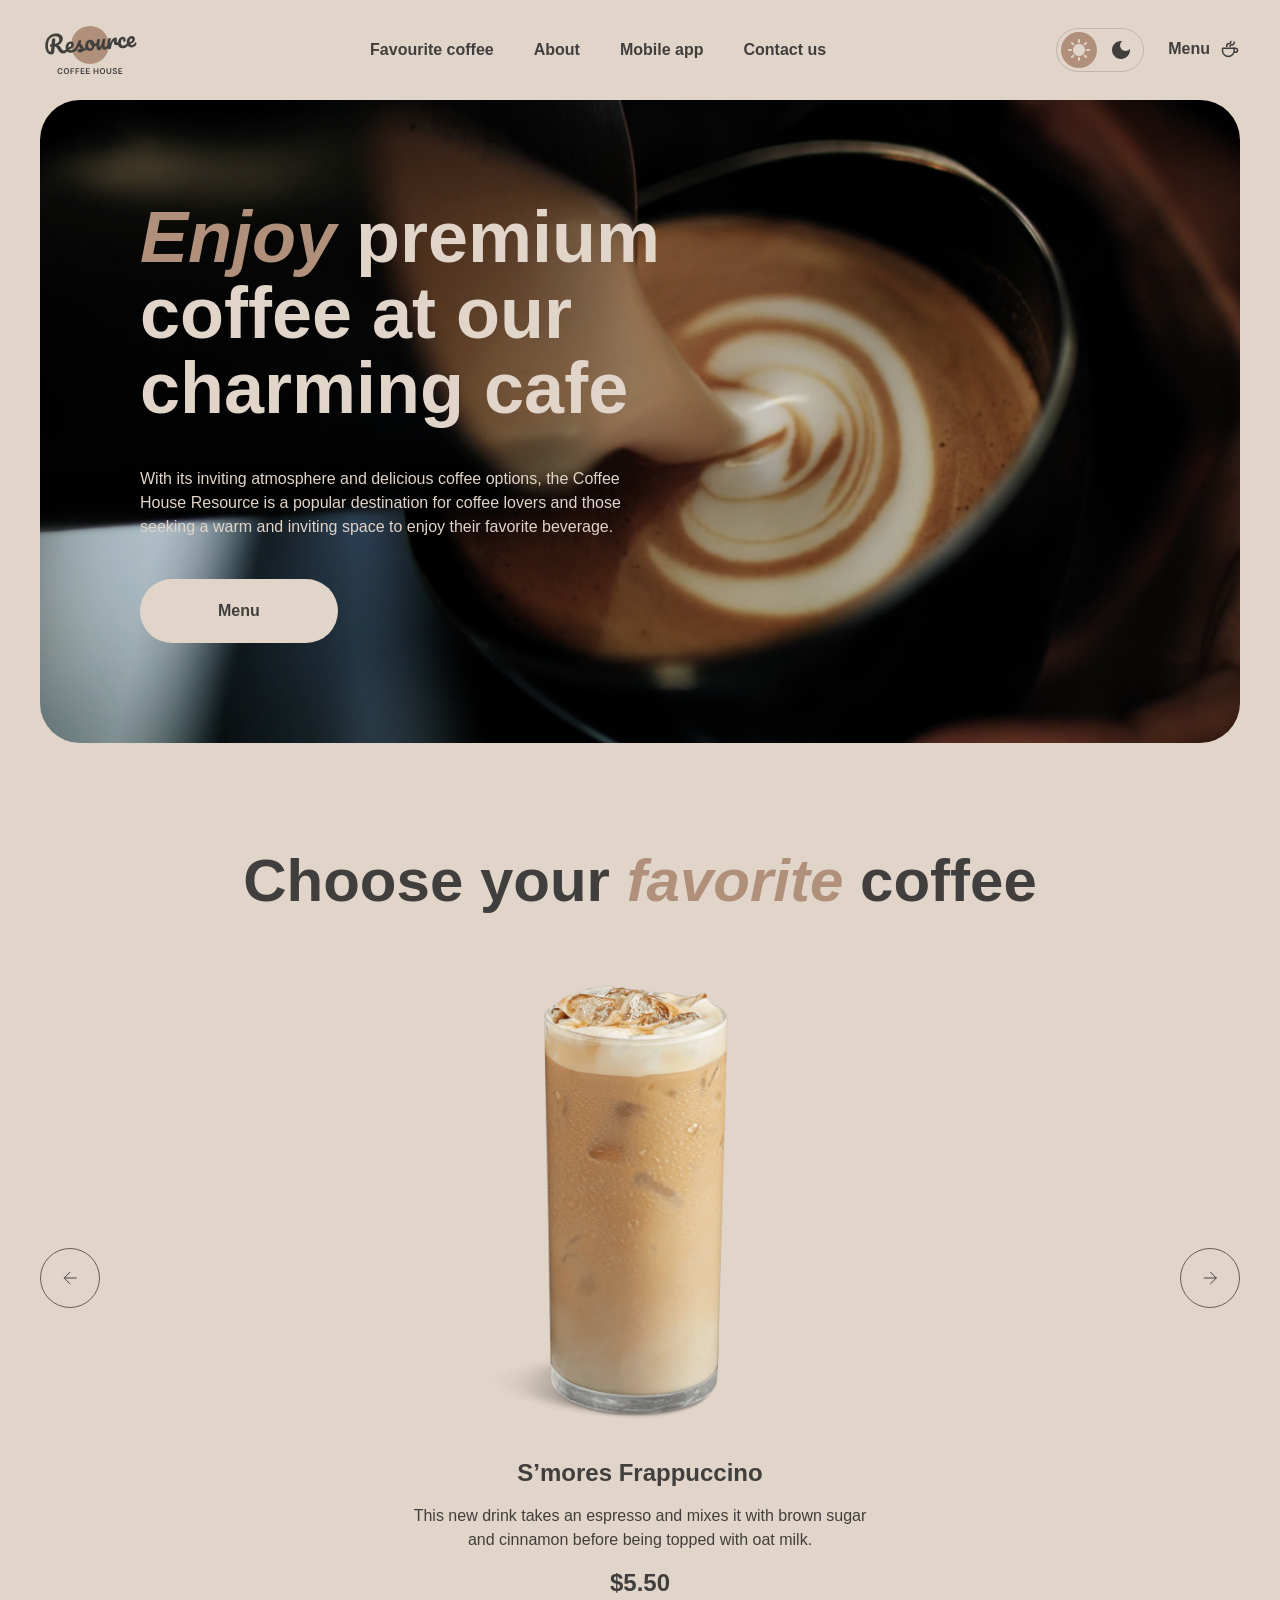
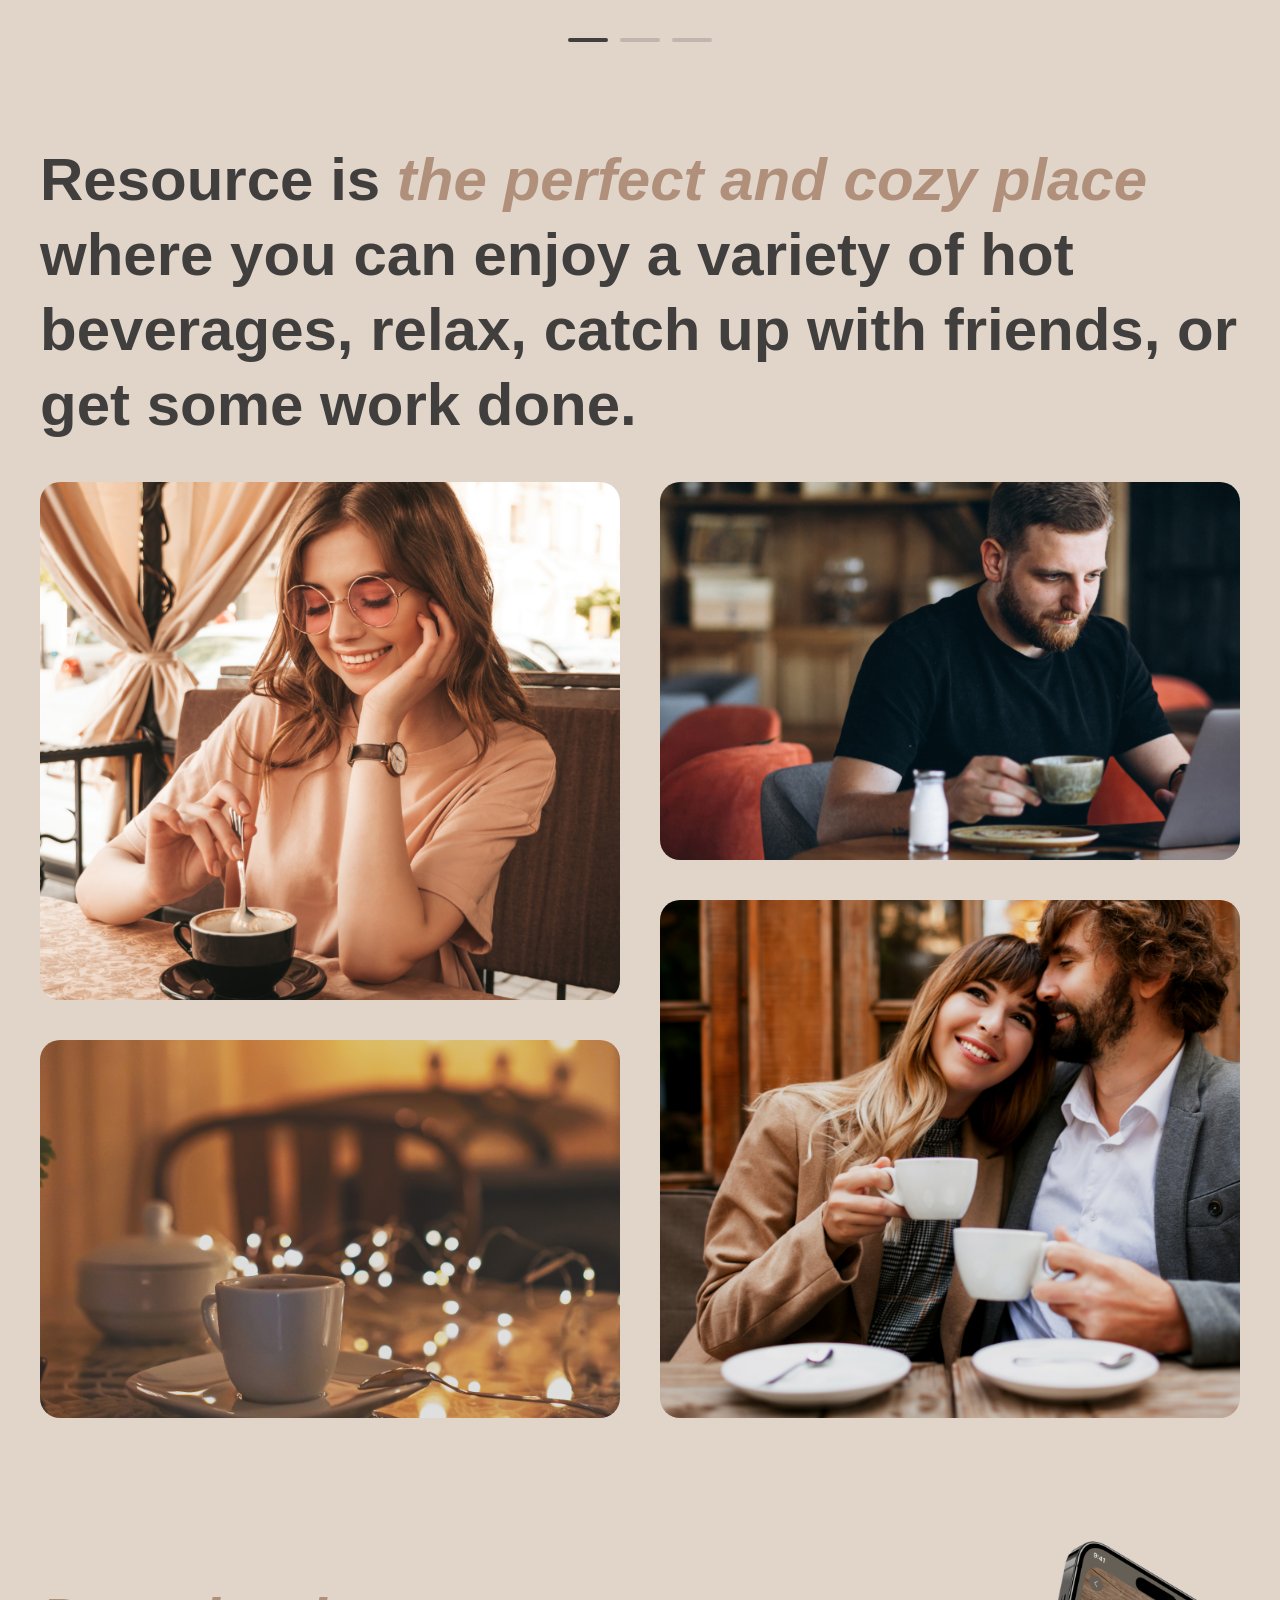
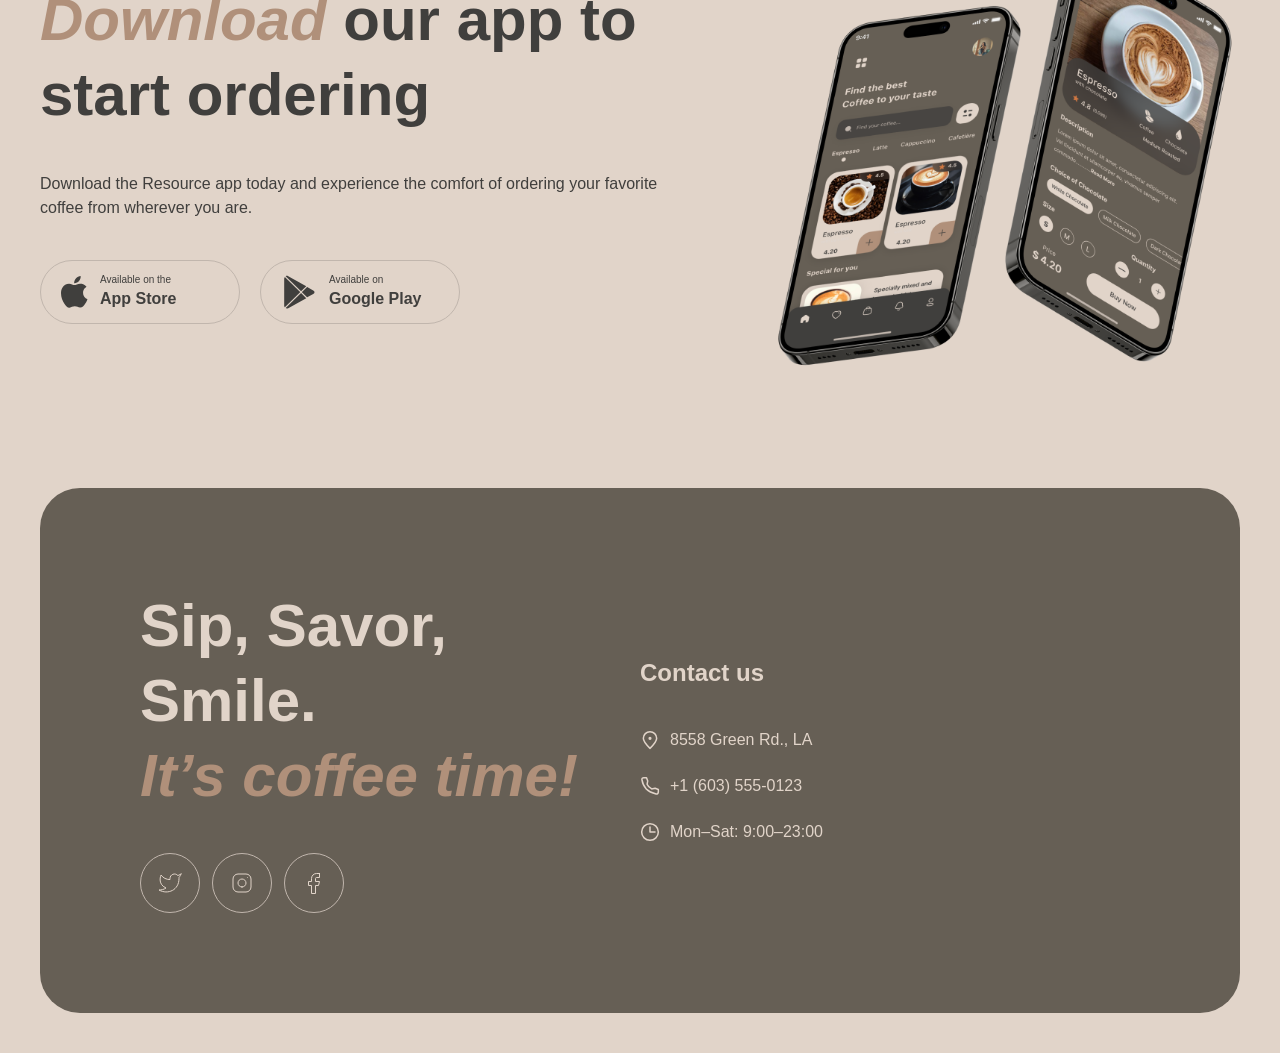
<file: index.html>
<!doctype html>
<html lang="en">
  <head>
    <meta charset="UTF-8" />
    <meta name="viewport" content="width=device-width, initial-scale=1.0" />
    <title>Coffee House</title>
    <link rel="icon" href="favicon.png" type="image/png" />
    <script>
      document.documentElement.dataset.theme =
        localStorage.getItem("theme") ??
        (matchMedia("(prefers-color-scheme: dark)").matches ? "dark" : "light");
    </script>

    <link rel="stylesheet" href="styles/modern-normalize.css" />
    <link rel="stylesheet" href="styles/style.css" />
  </head>
  <body>
    <header class="header container">
      <div class="header-container">
        <a href="index.html" class="header_logo">
          <img
            class="header_logo_light"
            src="assets/header/logo-light.svg"
            alt="Coffee House Logo"
          />
          <img
            class="header_logo_dark"
            src="assets/header/logo-dark.svg"
            alt=""
          />
        </a>

        <nav class="header_nav">
          <ul class="header_nav_list">
            <li class="header_nav_item">
              <a href="#favorite-coffee" class="header_nav_link"
                >Favourite coffee</a
              >
            </li>
            <li class="header_nav_item">
              <a href="#about" class="header_nav_link">About</a>
            </li>
            <li class="header_nav_item">
              <a href="#mobile-app" class="header_nav_link">Mobile app</a>
            </li>
            <li class="header_nav_item">
              <a href="#contacts" class="header_nav_link">Contact us</a>
            </li>
          </ul>
        </nav>

        <div class="header_controls">
          <div
            class="header_theme_switcher"
            role="radiogroup"
            aria-label="Color theme"
          >
            <button
              type="button"
              role="radio"
              aria-checked="true"
              class="header_theme_switcher_btn light_theme_btn"
              aria-label="Light theme"
            >
              <svg
                width="22"
                height="22"
                viewBox="0 0 22 22"
                fill="none"
                xmlns="http://www.w3.org/2000/svg"
              >
                <path
                  d="M10 3V1C10 0.45 10.45 0 11 0C11.55 0 12 0.45 12 1V3C12 3.55 11.55 4 11 4C10.45 4 10 3.55 10 3ZM17.36 6.05L18.77 4.63C19.16 4.24 19.16 3.61 18.77 3.22C18.38 2.83 17.75 2.83 17.36 3.22L15.95 4.64C15.56 5.03 15.56 5.66 15.95 6.05C16.34 6.44 16.97 6.44 17.36 6.05ZM21 10H19C18.45 10 18 10.45 18 11C18 11.55 18.45 12 19 12H21C21.55 12 22 11.55 22 11C22 10.45 21.55 10 21 10ZM11 18C10.45 18 10 18.45 10 19V21C10 21.55 10.45 22 11 22C11.55 22 12 21.55 12 21V19C12 18.45 11.55 18 11 18ZM4.64 6.05L3.22 4.64C2.83 4.25 2.83 3.61 3.22 3.23C3.61 2.85 4.25 2.84 4.63 3.23L6.04 4.64C6.43 5.03 6.43 5.67 6.04 6.05C5.65 6.43 5.02 6.44 4.64 6.05ZM15.95 15.95C15.56 16.34 15.56 16.98 15.95 17.36L17.36 18.77C17.75 19.16 18.39 19.16 18.77 18.77C19.16 18.38 19.16 17.74 18.77 17.36L17.36 15.95C16.98 15.56 16.34 15.56 15.95 15.95ZM1 12H3C3.55 12 4 11.55 4 11C4 10.45 3.55 10 3 10H1C0.45 10 0 10.45 0 11C0 11.55 0.45 12 1 12ZM4.64 18.78L6.05 17.37C6.44 16.98 6.44 16.34 6.05 15.96C5.66 15.58 5.02 15.57 4.64 15.96L3.23 17.37C2.84 17.76 2.84 18.4 3.23 18.78C3.61 19.17 4.25 19.17 4.64 18.78ZM11 5C7.69 5 5 7.69 5 11C5 14.31 7.69 17 11 17C14.31 17 17 14.31 17 11C17 7.69 14.31 5 11 5Z"
                  fill="currentColor"
                />
              </svg>
            </button>
            <button
              type="button"
              role="radio"
              aria-checked="false"
              class="header_theme_switcher_btn dark_theme_btn"
              aria-label="Dark theme"
            >
              <svg
                width="18"
                height="18"
                viewBox="0 0 18 18"
                fill="none"
                xmlns="http://www.w3.org/2000/svg"
              >
                <path
                  d="M9 0C4.03 0 0 4.03 0 9C0 13.97 4.03 18 9 18C13.97 18 18 13.97 18 9C18 8.54 17.96 8.08 17.9 7.64C16.92 9.01 15.32 9.9 13.5 9.9C10.52 9.9 8.1 7.48 8.1 4.5C8.1 2.69 8.99 1.08 10.36 0.0999999C9.92 0.0399999 9.46 0 9 0Z"
                  fill="currentColor"
                />
              </svg>
            </button>
          </div>

          <a href="catalog.html" class="header_menu_btn">
            <span class="menu_btn_text">Menu</span>
            <svg
              xmlns="http://www.w3.org/2000/svg"
              width="20"
              height="20"
              viewBox="0 0 20 20"
              fill="none"
            >
              <path
                d="M14.167 9.76667V11.6667C14.167 14.8883 11.5553 17.5 8.33366 17.5C5.112 17.5 2.50033 14.8883 2.50033 11.6667V9.76667C2.50033 9.4353 2.76896 9.16667 3.10033 9.16667H13.567C13.8984 9.16667 14.167 9.4353 14.167 9.76667Z"
                stroke="currentColor"
                stroke-width="1.5"
                stroke-linecap="round"
                stroke-linejoin="round"
              />
              <path
                d="M10.0003 7.50008C10.0003 6.66675 10.5956 5.83341 11.786 5.83341C13.101 5.83341 14.167 4.76743 14.167 3.45246V2.91675"
                stroke="currentColor"
                stroke-width="1.5"
                stroke-linecap="round"
                stroke-linejoin="round"
              />
              <path
                d="M6.66634 7.5V7.08333C6.66634 5.70262 7.78563 4.58333 9.16634 4.58333C10.0868 4.58333 10.833 3.83714 10.833 2.91667V2.5"
                stroke="currentColor"
                stroke-width="1.5"
                stroke-linecap="round"
                stroke-linejoin="round"
              />
              <path
                d="M13.333 9.16675H15.4163C16.5669 9.16675 17.4997 10.0995 17.4997 11.2501C17.4997 12.4007 16.5669 13.3334 15.4163 13.3334H14.1663"
                stroke="currentColor"
                stroke-width="1.5"
                stroke-linecap="round"
                stroke-linejoin="round"
              />
            </svg>
          </a>

          <button
            type="button"
            class="header_burger_btn"
            aria-label="Open menu"
          >
            <span class="burger_line"></span>
            <span class="burger_line"></span>
          </button>
        </div>
      </div>
      <div class="mobile-menu">
        <nav class="header_nav">
          <ul class="header_nav_list">
            <li class="header_nav_item">
              <a href="#favorite-coffee" class="header_nav_link"
                >Favourite coffee</a
              >
            </li>
            <li class="header_nav_item">
              <a href="#about" class="header_nav_link">About</a>
            </li>
            <li class="header_nav_item">
              <a href="#mobile-app" class="header_nav_link">Mobile app</a>
            </li>
            <li class="header_nav_item">
              <a href="#contacts" class="header_nav_link">Contact us</a>
            </li>
          </ul>
        </nav>
        <div class="header_controls">
          <a href="catalog.html" class="header_menu_btn">
            <span class="menu_btn_text">Menu</span>
            <svg
              xmlns="http://www.w3.org/2000/svg"
              width="20"
              height="20"
              viewBox="0 0 20 20"
              fill="none"
            >
              <path
                d="M14.167 9.76667V11.6667C14.167 14.8883 11.5553 17.5 8.33366 17.5C5.112 17.5 2.50033 14.8883 2.50033 11.6667V9.76667C2.50033 9.4353 2.76896 9.16667 3.10033 9.16667H13.567C13.8984 9.16667 14.167 9.4353 14.167 9.76667Z"
                stroke="currentColor"
                stroke-width="1.5"
                stroke-linecap="round"
                stroke-linejoin="round"
              />
              <path
                d="M10.0003 7.50008C10.0003 6.66675 10.5956 5.83341 11.786 5.83341C13.101 5.83341 14.167 4.76743 14.167 3.45246V2.91675"
                stroke="currentColor"
                stroke-width="1.5"
                stroke-linecap="round"
                stroke-linejoin="round"
              />
              <path
                d="M6.66634 7.5V7.08333C6.66634 5.70262 7.78563 4.58333 9.16634 4.58333C10.0868 4.58333 10.833 3.83714 10.833 2.91667V2.5"
                stroke="currentColor"
                stroke-width="1.5"
                stroke-linecap="round"
                stroke-linejoin="round"
              />
              <path
                d="M13.333 9.16675H15.4163C16.5669 9.16675 17.4997 10.0995 17.4997 11.2501C17.4997 12.4007 16.5669 13.3334 15.4163 13.3334H14.1663"
                stroke="currentColor"
                stroke-width="1.5"
                stroke-linecap="round"
                stroke-linejoin="round"
              />
            </svg>
          </a>
        </div>
      </div>
    </header>

    <main class="main container">
      <section class="hero">
        <h1 class="hero_title">
          <em class="accent">Enjoy</em> premium coffee at our charming cafe
        </h1>
        <p class="hero_text">
          With its inviting atmosphere and delicious coffee options, the Coffee
          House Resource is a popular destination for coffee lovers and those
          seeking a warm and inviting space to enjoy their favorite beverage.
        </p>
        <a href="catalog.html" class="hero_btn">Menu</a>
      </section>

      <section class="slider" id="favorite-coffee">
        <h2 class="slider_title">
          Choose your <em class="accent">favorite</em> coffee
        </h2>
        <div class="slider_box">
          <button
            type="button"
            class="slider_arrow slider_arrow-prev"
            aria-label="Previous coffee"
          >
            <svg
              width="60"
              height="60"
              viewBox="0 0 60 60"
              fill="none"
              xmlns="http://www.w3.org/2000/svg"
            >
              <path
                d="M36.5 30H24M30 36L24 30L30 24"
                stroke="currentColor"
                stroke-linecap="round"
                stroke-linejoin="round"
              />
            </svg>
          </button>
          <div class="slider_viewport">
            <div class="slider_track">
              <div class="slider_slide">
                <div class="slider_card">
                  <img
                    class="slider_img"
                    src="assets/slider/coffee-slider-1.png"
                    alt="S’mores Frappuccino"
                  />
                  <h3 class="slider_name">S’mores Frappuccino</h3>
                  <p class="slider_text">
                    This new drink takes an espresso and mixes it with brown
                    sugar and cinnamon before being topped with oat milk.
                  </p>
                  <p class="slider_price">$5.50</p>
                </div>
              </div>
              <div class="slider_slide">
                <div class="slider_card">
                  <img
                    class="slider_img"
                    src="assets/slider/coffee-slider-1.png"
                    alt="S’mores Frappuccino"
                  />
                  <h3 class="slider_name">S’mores Frappuccino</h3>
                  <p class="slider_text">
                    This new drink takes an espresso and mixes it with brown
                    sugar and cinnamon before being topped with oat milk.
                  </p>
                  <p class="slider_price">$5.50</p>
                </div>
              </div>
              <div class="slider_slide">
                <div class="slider_card">
                  <img
                    class="slider_img"
                    src="assets/slider/coffee-slider-1.png"
                    alt="S’mores Frappuccino"
                  />
                  <h3 class="slider_name">S’mores Frappuccino</h3>
                  <p class="slider_text">
                    This new drink takes an espresso and mixes it with brown
                    sugar and cinnamon before being topped with oat milk.
                  </p>
                  <p class="slider_price">$5.50</p>
                </div>
              </div>
            </div>
          </div>
          <button
            type="button"
            class="slider_arrow slider_arrow-next"
            aria-label="Next coffee"
          >
            <svg
              width="60"
              height="60"
              viewBox="0 0 60 60"
              fill="none"
              xmlns="http://www.w3.org/2000/svg"
            >
              <path
                d="M24 30H36.5M30.5 36L36.5 30L30.5 24"
                stroke="currentColor"
                stroke-linecap="round"
                stroke-linejoin="round"
              />
            </svg>
          </button>
        </div>
        <div class="slider_pagination">
          <span class="slider_control slider_control-active"></span>
          <span class="slider_control"></span>
          <span class="slider_control"></span>
        </div>
      </section>

      <section class="about" id="about">
        <h2 class="about_title">
          Resource is <em class="accent">the perfect and cozy place</em> where
          you can enjoy a variety of hot beverages, relax, catch up with
          friends, or get some work done.
        </h2>
        <div class="about_gallery">
          <div class="about_column">
            <img
              class="about_img about_img_tall"
              src="assets/about/about-1.jpg"
              alt="Coffee"
            />
            <img
              class="about_img about_img_short"
              src="assets/about/about-2.jpg"
              alt="Coffee"
            />
          </div>
          <div class="about_column">
            <img
              class="about_img about_img_short"
              src="assets/about/about-3.jpg"
              alt="Coffee"
            />
            <img
              class="about_img about_img_tall"
              src="assets/about/about-4.jpg"
              alt="Coffee"
            />
          </div>
        </div>
      </section>

      <section class="app" id="mobile-app">
        <div class="app_content">
          <h2 class="app_title">
            <em class="accent">Download</em> our app to start ordering
          </h2>
          <p class="app_text">
            Download the Resource app today and experience the comfort of
            ordering your favorite coffee from wherever you are.
          </p>
          <div class="app_buttons">
            <a
              href="https://www.apple.com/app-store/"
              target="_blank"
              class="app_btn"
            >
              <span class="app_btn_icon">
                <svg
                  width="27"
                  height="32"
                  viewBox="0 0 27 32"
                  fill="none"
                  xmlns="http://www.w3.org/2000/svg"
                >
                  <path
                    d="M22.0578 16.8306C22.021 12.8323 25.4156 10.8871 25.5708 10.7966C23.6483 8.06361 20.6684 7.69021 19.6213 7.66043C17.1185 7.40364 14.6909 9.12057 13.4159 9.12057C12.1156 9.12057 10.1523 7.68524 8.03638 7.72742C5.31352 7.76836 2.76624 9.30541 1.36919 11.6922C-1.51399 16.5589 0.636305 23.7107 3.39861 27.6446C4.7804 29.5711 6.39503 31.7223 8.50843 31.6466C10.576 31.5635 11.3483 30.3614 13.8435 30.3614C16.3157 30.3614 17.0409 31.6466 19.1963 31.5982C21.4153 31.5635 22.8124 29.6629 24.1458 27.719C25.7426 25.5108 26.3839 23.3361 26.4093 23.2245C26.3572 23.2071 22.0998 21.6229 22.0578 16.8306Z"
                    fill="#403F3D"
                  />
                  <path
                    d="M17.9863 5.07263C19.0983 3.71671 19.8592 1.872 19.648 0C18.0384 0.0694711 16.0256 1.08549 14.8664 2.41164C13.8409 3.58025 12.9248 5.49566 13.1615 7.29695C14.9695 7.42845 16.8259 6.40747 17.9863 5.07263Z"
                    fill="#403F3D"
                  />
                </svg>
              </span>
              <span class="app_btn_labels">
                <span class="app_btn_caption">Available on the</span>
                <span class="app_btn_name">App Store</span>
              </span>
            </a>
            <a
              href="https://play.google.com/store"
              target="_blank"
              class="app_btn"
            >
              <span class="app_btn_icon">
                <svg
                  width="36"
                  height="36"
                  viewBox="0 0 36 36"
                  fill="none"
                  xmlns="http://www.w3.org/2000/svg"
                >
                  <path
                    d="M3.7558 3.20297C3.39335 3.57289 3.18359 4.14884 3.18359 4.89471V31.4994C3.18359 32.2453 3.39335 32.8212 3.7558 33.1911L3.84525 33.2723L19.1359 18.37V18.0181L3.84525 3.11575L3.7558 3.20297Z"
                    fill="#403F3D"
                  />
                  <path
                    d="M26.0776 23.34L20.9863 18.37V18.0181L26.0837 13.0482L26.1979 13.1128L32.2345 16.4617C33.9573 17.4121 33.9573 18.976 32.2345 19.9324L26.1979 23.2753L26.0776 23.34V23.34Z"
                    fill="#403F3D"
                  />
                  <path
                    d="M25.2733 24.2007L20.0617 19.1195L4.68164 34.1166C5.25384 34.7031 6.18695 34.7737 7.24807 34.1873L25.2733 24.2007"
                    fill="#403F3D"
                  />
                  <path
                    d="M25.2733 12.1876L7.24807 2.20103C6.18695 1.62058 5.25384 1.69125 4.68164 2.27772L20.0617 17.2688L25.2733 12.1876Z"
                    fill="#403F3D"
                  />
                </svg>
              </span>
              <span class="app_btn_labels">
                <span class="app_btn_caption">Available on</span>
                <span class="app_btn_name">Google Play</span>
              </span>
            </a>
          </div>
        </div>
        <img
          class="app_screens"
          src="assets/app/mobile-screens.png"
          alt="Mobile screens"
        />
      </section>
    </main>

    <footer class="footer" id="contacts">
      <div class="first_column">
        <div class="title">Sip, Savor, Smile.</div>
        <div class="sub_title">It’s coffee time!</div>

        <ul class="social_list">
          <li class="social_item">
            <a
              href="https://twitter.com"
              target="_blank"
              aria-label="Twitter"
              class="social_link"
              ><svg
                xmlns="http://www.w3.org/2000/svg"
                width="24"
                height="24"
                viewBox="0 0 24 24"
                fill="none"
              >
                <path
                  d="M23 3.01006C23 3.01006 20.9821 4.20217 19.86 4.54006C19.2577 3.84757 18.4573 3.35675 17.567 3.13398C16.6767 2.91122 15.7395 2.96725 14.8821 3.29451C14.0247 3.62177 13.2884 4.20446 12.773 4.96377C12.2575 5.72309 11.9877 6.62239 12 7.54006V8.54006C10.2426 8.58562 8.50127 8.19587 6.93101 7.4055C5.36074 6.61513 4.01032 5.44869 3 4.01006C3 4.01006 -1 13.0101 8 17.0101C5.94053 18.408 3.48716 19.109 1 19.0101C10 24.0101 21 19.0101 21 7.51006C20.9991 7.23151 20.9723 6.95365 20.92 6.68006C21.9406 5.67355 23 3.01006 23 3.01006Z"
                  stroke="#E1D4C9"
                  stroke-linecap="round"
                  stroke-linejoin="round"
                /></svg
            ></a>
          </li>
          <li class="social_item">
            <a
              href="https://www.instagram.com"
              target="_blank"
              aria-label="Instagram"
              class="social_link"
              ><svg
                xmlns="http://www.w3.org/2000/svg"
                width="24"
                height="24"
                viewBox="0 0 24 24"
                fill="none"
              >
                <path
                  d="M12 16C14.2091 16 16 14.2091 16 12C16 9.79086 14.2091 8 12 8C9.79086 8 8 9.79086 8 12C8 14.2091 9.79086 16 12 16Z"
                  stroke="#E1D4C9"
                  stroke-linecap="round"
                  stroke-linejoin="round"
                />
                <path
                  d="M3 16V8C3 5.23858 5.23858 3 8 3H16C18.7614 3 21 5.23858 21 8V16C21 18.7614 18.7614 21 16 21H8C5.23858 21 3 18.7614 3 16Z"
                  stroke="#E1D4C9"
                />
                <path
                  d="M17.5 6.51L17.51 6.49889"
                  stroke="#E1D4C9"
                  stroke-linecap="round"
                  stroke-linejoin="round"
                /></svg
            ></a>
          </li>
          <li class="social_item">
            <a
              href="https://www.facebook.com"
              target="_blank"
              aria-label="Facebook"
              class="social_link"
              ><svg
                xmlns="http://www.w3.org/2000/svg"
                width="12"
                height="21"
                viewBox="0 0 12 21"
                fill="none"
              >
                <path
                  d="M11.5 0.5H8.5C7.17392 0.5 5.90215 1.02678 4.96447 1.96447C4.02678 2.90215 3.5 4.17392 3.5 5.5V8.5H0.5V12.5H3.5V20.5H7.5V12.5H10.5L11.5 8.5H7.5V5.5C7.5 5.23478 7.60536 4.98043 7.79289 4.79289C7.98043 4.60536 8.23478 4.5 8.5 4.5H11.5V0.5Z"
                  stroke="#E1D4C9"
                  stroke-linecap="round"
                  stroke-linejoin="round"
                /></svg
            ></a>
          </li>
        </ul>
      </div>
      <div class="second_column">
        <div class="contacts_title">Contact us</div>
        <ul class="contacts_list">
          <li class="contacts_item">
            <a
              href="https://maps.google.com/?q=8558+Green+Rd.,+LA"
              target="_blank"
              class="contacts_link"
              ><svg
                xmlns="http://www.w3.org/2000/svg"
                width="20"
                height="20"
                viewBox="0 0 20 20"
                fill="none"
              >
                <path
                  d="M16.6663 8.33329C16.6663 12.0152 9.99967 18.3333 9.99967 18.3333C9.99967 18.3333 3.33301 12.0152 3.33301 8.33329C3.33301 4.65139 6.31778 1.66663 9.99967 1.66663C13.6816 1.66663 16.6663 4.65139 16.6663 8.33329Z"
                  stroke="#E1D4C9"
                  stroke-width="1.5"
                />
                <path
                  d="M10.0003 9.16667C10.4606 9.16667 10.8337 8.79357 10.8337 8.33333C10.8337 7.8731 10.4606 7.5 10.0003 7.5C9.54009 7.5 9.16699 7.8731 9.16699 8.33333C9.16699 8.79357 9.54009 9.16667 10.0003 9.16667Z"
                  fill="#E1D4C9"
                  stroke="#E1D4C9"
                  stroke-width="1.5"
                  stroke-linecap="round"
                  stroke-linejoin="round"
                />
              </svg>
              <span class="contacts_text">8558 Green Rd., LA</span></a
            >
          </li>
          <li class="contacts_item">
            <a href="tel:+380000000000" class="contacts_link"
              ><svg
                xmlns="http://www.w3.org/2000/svg"
                width="20"
                height="20"
                viewBox="0 0 20 20"
                fill="none"
              >
                <path
                  d="M15.0984 12.2516L11.6665 12.9166C9.34845 11.7531 7.91654 10.4166 7.08321 8.33329L7.72483 4.89154L6.51197 1.66663L3.72946 1.66663C2.60191 1.66663 1.71466 2.59958 1.90108 3.71161C2.29888 6.08454 3.37231 10.0391 6.24987 12.9166C9.27338 15.9401 13.5661 17.3318 16.1378 17.9288C17.299 18.1983 18.3332 17.2908 18.3332 16.0988L18.3332 13.4843L15.0984 12.2516Z"
                  stroke="#E1D4C9"
                  stroke-width="1.5"
                  stroke-linecap="round"
                  stroke-linejoin="round"
                /></svg
              ><span class="contacts_text">+1 (603) 555-0123</span></a
            >
          </li>
          <li class="contacts_item">
            <svg
              xmlns="http://www.w3.org/2000/svg"
              width="20"
              height="20"
              viewBox="0 0 20 20"
              fill="none"
            >
              <g clip-path="url(#clip0_217_1736)">
                <path
                  d="M10 5L10 10L15 10"
                  stroke="#E1D4C9"
                  stroke-width="1.5"
                  stroke-linecap="round"
                  stroke-linejoin="round"
                />
                <path
                  d="M10.0003 18.3333C14.6027 18.3333 18.3337 14.6023 18.3337 9.99996C18.3337 5.39759 14.6027 1.66663 10.0003 1.66663C5.39795 1.66663 1.66699 5.39759 1.66699 9.99996C1.66699 14.6023 5.39795 18.3333 10.0003 18.3333Z"
                  stroke="#E1D4C9"
                  stroke-width="1.5"
                  stroke-linecap="round"
                  stroke-linejoin="round"
                />
              </g>
              <defs>
                <clipPath id="clip0_217_1736">
                  <rect width="20" height="20" fill="white" />
                </clipPath>
              </defs></svg
            ><span class="contacts_text">Mon–Sat: 9:00–23:00</span>
          </li>
        </ul>
      </div>
    </footer>
    <script src="js/theme.js"></script>
    <script src="js/menu.js"></script>
    <script src="js/slider.js"></script>
  </body>
</html>
</file>
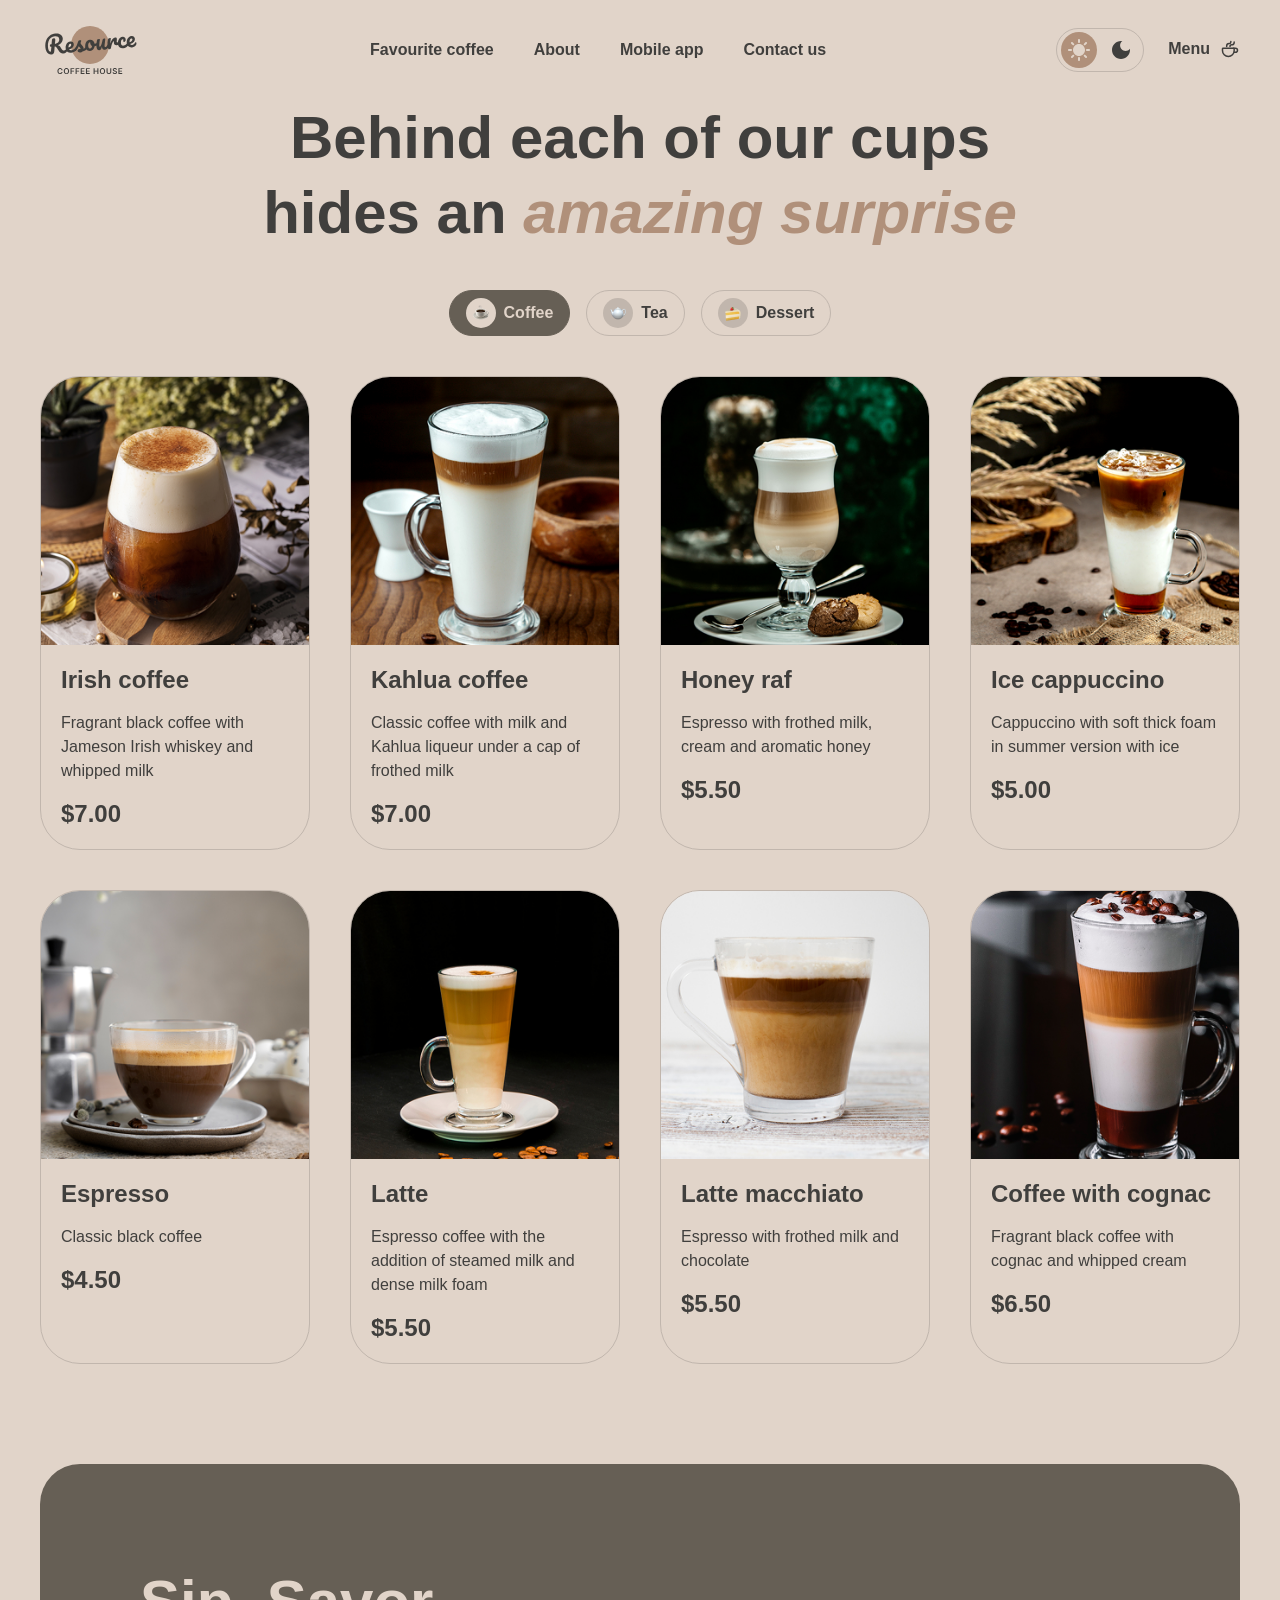
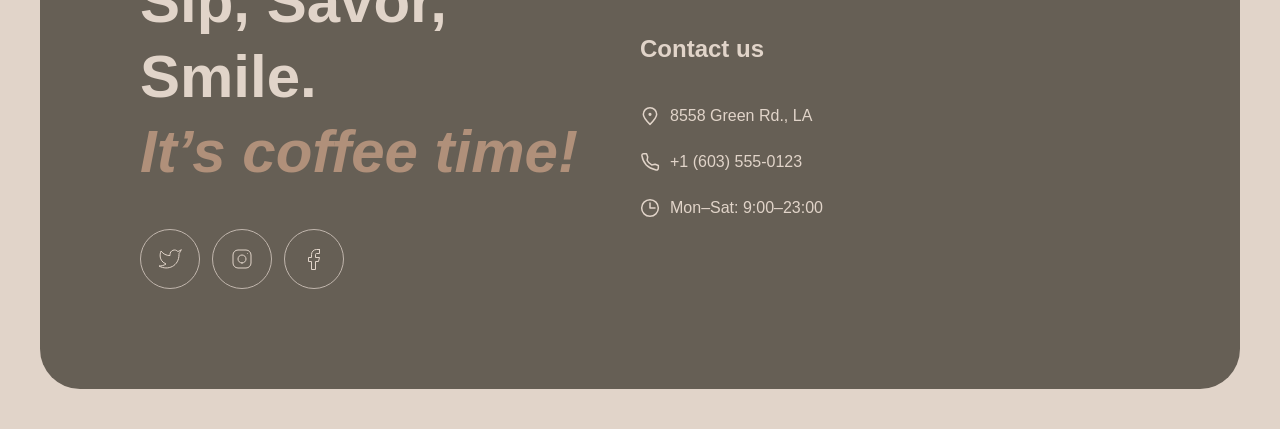
<file: catalog.html>
<!doctype html>
<html lang="en">
  <head>
    <meta charset="UTF-8" />
    <meta name="viewport" content="width=device-width, initial-scale=1.0" />
    <title>Menu</title>
    <link rel="icon" href="favicon.png" type="image/png" />
    <script>
      document.documentElement.dataset.theme =
        localStorage.getItem("theme") ??
        (matchMedia("(prefers-color-scheme: dark)").matches ? "dark" : "light");
    </script>

    <link rel="stylesheet" href="styles/modern-normalize.css" />
    <link rel="stylesheet" href="styles/style.css" />
  </head>
  <body>
    <header class="header container">
      <div class="header-container">
        <a href="index.html" class="header_logo">
          <img
            class="header_logo_light"
            src="assets/header/logo-light.svg"
            alt="Coffee House Logo"
          />
          <img
            class="header_logo_dark"
            src="assets/header/logo-dark.svg"
            alt=""
          />
        </a>

        <nav class="header_nav">
          <ul class="header_nav_list">
            <li class="header_nav_item">
              <a
                href="index.html#favorite-coffee"
                class="header_nav_link"
                >Favourite coffee</a
              >
            </li>
            <li class="header_nav_item">
              <a href="index.html#about" class="header_nav_link">About</a>
            </li>
            <li class="header_nav_item">
              <a
                href="index.html#mobile-app"
                class="header_nav_link"
                >Mobile app</a
              >
            </li>
            <li class="header_nav_item">
              <a
                href="index.html#contacts"
                class="header_nav_link"
                >Contact us</a
              >
            </li>
          </ul>
        </nav>

        <div class="header_controls">
          <div
            class="header_theme_switcher"
            role="radiogroup"
            aria-label="Color theme"
          >
            <button
              type="button"
              role="radio"
              aria-checked="true"
              class="header_theme_switcher_btn light_theme_btn"
              aria-label="Light theme"
            >
              <svg
                width="22"
                height="22"
                viewBox="0 0 22 22"
                fill="none"
                xmlns="http://www.w3.org/2000/svg"
              >
                <path
                  d="M10 3V1C10 0.45 10.45 0 11 0C11.55 0 12 0.45 12 1V3C12 3.55 11.55 4 11 4C10.45 4 10 3.55 10 3ZM17.36 6.05L18.77 4.63C19.16 4.24 19.16 3.61 18.77 3.22C18.38 2.83 17.75 2.83 17.36 3.22L15.95 4.64C15.56 5.03 15.56 5.66 15.95 6.05C16.34 6.44 16.97 6.44 17.36 6.05ZM21 10H19C18.45 10 18 10.45 18 11C18 11.55 18.45 12 19 12H21C21.55 12 22 11.55 22 11C22 10.45 21.55 10 21 10ZM11 18C10.45 18 10 18.45 10 19V21C10 21.55 10.45 22 11 22C11.55 22 12 21.55 12 21V19C12 18.45 11.55 18 11 18ZM4.64 6.05L3.22 4.64C2.83 4.25 2.83 3.61 3.22 3.23C3.61 2.85 4.25 2.84 4.63 3.23L6.04 4.64C6.43 5.03 6.43 5.67 6.04 6.05C5.65 6.43 5.02 6.44 4.64 6.05ZM15.95 15.95C15.56 16.34 15.56 16.98 15.95 17.36L17.36 18.77C17.75 19.16 18.39 19.16 18.77 18.77C19.16 18.38 19.16 17.74 18.77 17.36L17.36 15.95C16.98 15.56 16.34 15.56 15.95 15.95ZM1 12H3C3.55 12 4 11.55 4 11C4 10.45 3.55 10 3 10H1C0.45 10 0 10.45 0 11C0 11.55 0.45 12 1 12ZM4.64 18.78L6.05 17.37C6.44 16.98 6.44 16.34 6.05 15.96C5.66 15.58 5.02 15.57 4.64 15.96L3.23 17.37C2.84 17.76 2.84 18.4 3.23 18.78C3.61 19.17 4.25 19.17 4.64 18.78ZM11 5C7.69 5 5 7.69 5 11C5 14.31 7.69 17 11 17C14.31 17 17 14.31 17 11C17 7.69 14.31 5 11 5Z"
                  fill="currentColor"
                />
              </svg>
            </button>
            <button
              type="button"
              role="radio"
              aria-checked="false"
              class="header_theme_switcher_btn dark_theme_btn"
              aria-label="Dark theme"
            >
              <svg
                width="18"
                height="18"
                viewBox="0 0 18 18"
                fill="none"
                xmlns="http://www.w3.org/2000/svg"
              >
                <path
                  d="M9 0C4.03 0 0 4.03 0 9C0 13.97 4.03 18 9 18C13.97 18 18 13.97 18 9C18 8.54 17.96 8.08 17.9 7.64C16.92 9.01 15.32 9.9 13.5 9.9C10.52 9.9 8.1 7.48 8.1 4.5C8.1 2.69 8.99 1.08 10.36 0.0999999C9.92 0.0399999 9.46 0 9 0Z"
                  fill="currentColor"
                />
              </svg>
            </button>
          </div>

          <a href="catalog.html" class="header_menu_btn">
            <span class="menu_btn_text">Menu</span>
            <svg
              xmlns="http://www.w3.org/2000/svg"
              width="20"
              height="20"
              viewBox="0 0 20 20"
              fill="none"
            >
              <path
                d="M14.167 9.76667V11.6667C14.167 14.8883 11.5553 17.5 8.33366 17.5C5.112 17.5 2.50033 14.8883 2.50033 11.6667V9.76667C2.50033 9.4353 2.76896 9.16667 3.10033 9.16667H13.567C13.8984 9.16667 14.167 9.4353 14.167 9.76667Z"
                stroke="currentColor"
                stroke-width="1.5"
                stroke-linecap="round"
                stroke-linejoin="round"
              />
              <path
                d="M10.0003 7.50008C10.0003 6.66675 10.5956 5.83341 11.786 5.83341C13.101 5.83341 14.167 4.76743 14.167 3.45246V2.91675"
                stroke="currentColor"
                stroke-width="1.5"
                stroke-linecap="round"
                stroke-linejoin="round"
              />
              <path
                d="M6.66634 7.5V7.08333C6.66634 5.70262 7.78563 4.58333 9.16634 4.58333C10.0868 4.58333 10.833 3.83714 10.833 2.91667V2.5"
                stroke="currentColor"
                stroke-width="1.5"
                stroke-linecap="round"
                stroke-linejoin="round"
              />
              <path
                d="M13.333 9.16675H15.4163C16.5669 9.16675 17.4997 10.0995 17.4997 11.2501C17.4997 12.4007 16.5669 13.3334 15.4163 13.3334H14.1663"
                stroke="currentColor"
                stroke-width="1.5"
                stroke-linecap="round"
                stroke-linejoin="round"
              />
            </svg>
          </a>

          <button
            type="button"
            class="header_burger_btn"
            aria-label="Open menu"
          >
            <span class="burger_line"></span>
            <span class="burger_line"></span>
          </button>
        </div>
      </div>
      <div class="mobile-menu">
        <nav class="header_nav">
          <ul class="header_nav_list">
            <li class="header_nav_item">
              <a
                href="index.html#favorite-coffee"
                class="header_nav_link"
                >Favourite coffee</a
              >
            </li>
            <li class="header_nav_item">
              <a href="index.html#about" class="header_nav_link">About</a>
            </li>
            <li class="header_nav_item">
              <a
                href="index.html#mobile-app"
                class="header_nav_link"
                >Mobile app</a
              >
            </li>
            <li class="header_nav_item">
              <a
                href="index.html#contacts"
                class="header_nav_link"
                >Contact us</a
              >
            </li>
          </ul>
        </nav>
        <div class="header_controls">
          <a href="catalog.html" class="header_menu_btn">
            <span class="menu_btn_text">Menu</span>
            <svg
              xmlns="http://www.w3.org/2000/svg"
              width="20"
              height="20"
              viewBox="0 0 20 20"
              fill="none"
            >
              <path
                d="M14.167 9.76667V11.6667C14.167 14.8883 11.5553 17.5 8.33366 17.5C5.112 17.5 2.50033 14.8883 2.50033 11.6667V9.76667C2.50033 9.4353 2.76896 9.16667 3.10033 9.16667H13.567C13.8984 9.16667 14.167 9.4353 14.167 9.76667Z"
                stroke="currentColor"
                stroke-width="1.5"
                stroke-linecap="round"
                stroke-linejoin="round"
              />
              <path
                d="M10.0003 7.50008C10.0003 6.66675 10.5956 5.83341 11.786 5.83341C13.101 5.83341 14.167 4.76743 14.167 3.45246V2.91675"
                stroke="currentColor"
                stroke-width="1.5"
                stroke-linecap="round"
                stroke-linejoin="round"
              />
              <path
                d="M6.66634 7.5V7.08333C6.66634 5.70262 7.78563 4.58333 9.16634 4.58333C10.0868 4.58333 10.833 3.83714 10.833 2.91667V2.5"
                stroke="currentColor"
                stroke-width="1.5"
                stroke-linecap="round"
                stroke-linejoin="round"
              />
              <path
                d="M13.333 9.16675H15.4163C16.5669 9.16675 17.4997 10.0995 17.4997 11.2501C17.4997 12.4007 16.5669 13.3334 15.4163 13.3334H14.1663"
                stroke="currentColor"
                stroke-width="1.5"
                stroke-linecap="round"
                stroke-linejoin="round"
              />
            </svg>
          </a>
        </div>
      </div>
    </header>

    <main class="main container">
      <section class="catalog">
        <h1 class="catalog_title">
          Behind each of our cups hides an
          <em class="accent">amazing surprise</em>
        </h1>
        <div class="catalog_tabs">
          <button
            type="button"
            class="tab"
            data-category="coffee"
            aria-pressed="true"
          >
            <span class="tab_icon"
              ><img src="assets/menu/icons/coffee.png" alt=""
            /></span>
            Coffee
          </button>
          <button
            type="button"
            class="tab"
            data-category="tea"
            aria-pressed="false"
          >
            <span class="tab_icon"
              ><img src="assets/menu/icons/tea.png" alt=""
            /></span>
            Tea
          </button>
          <button
            type="button"
            class="tab"
            data-category="dessert"
            aria-pressed="false"
          >
            <span class="tab_icon"
              ><img src="assets/menu/icons/dessert.png" alt=""
            /></span>
            Dessert
          </button>
        </div>
        <div class="catalog_grid"></div>
        <button type="button" class="catalog_more" aria-label="Load more">
          <svg
            width="24"
            height="24"
            viewBox="0 0 24 24"
            fill="none"
            xmlns="http://www.w3.org/2000/svg"
          >
            <path
              d="M21.8883 13.5C21.1645 18.3113 17.013 22 12 22C6.47715 22 2 17.5228 2 12C2 6.47715 6.47715 2 12 2C16.1006 2 19.6248 4.46819 21.1679 8"
              stroke="currentColor"
              stroke-linecap="round"
              stroke-linejoin="round"
            />
            <path
              d="M17 8H21.4C21.7314 8 22 7.73137 22 7.4V3"
              stroke="currentColor"
              stroke-linecap="round"
              stroke-linejoin="round"
            />
          </svg>
        </button>
      </section>
    </main>

    <footer class="footer" id="contacts">
      <div class="first_column">
        <div class="title">Sip, Savor, Smile.</div>
        <div class="sub_title">It’s coffee time!</div>

        <ul class="social_list">
          <li class="social_item">
            <a
              href="https://twitter.com"
              target="_blank"
              aria-label="Twitter"
              class="social_link"
              ><svg
                xmlns="http://www.w3.org/2000/svg"
                width="24"
                height="24"
                viewBox="0 0 24 24"
                fill="none"
              >
                <path
                  d="M23 3.01006C23 3.01006 20.9821 4.20217 19.86 4.54006C19.2577 3.84757 18.4573 3.35675 17.567 3.13398C16.6767 2.91122 15.7395 2.96725 14.8821 3.29451C14.0247 3.62177 13.2884 4.20446 12.773 4.96377C12.2575 5.72309 11.9877 6.62239 12 7.54006V8.54006C10.2426 8.58562 8.50127 8.19587 6.93101 7.4055C5.36074 6.61513 4.01032 5.44869 3 4.01006C3 4.01006 -1 13.0101 8 17.0101C5.94053 18.408 3.48716 19.109 1 19.0101C10 24.0101 21 19.0101 21 7.51006C20.9991 7.23151 20.9723 6.95365 20.92 6.68006C21.9406 5.67355 23 3.01006 23 3.01006Z"
                  stroke="#E1D4C9"
                  stroke-linecap="round"
                  stroke-linejoin="round"
                /></svg
            ></a>
          </li>
          <li class="social_item">
            <a
              href="https://www.instagram.com"
              target="_blank"
              aria-label="Instagram"
              class="social_link"
              ><svg
                xmlns="http://www.w3.org/2000/svg"
                width="24"
                height="24"
                viewBox="0 0 24 24"
                fill="none"
              >
                <path
                  d="M12 16C14.2091 16 16 14.2091 16 12C16 9.79086 14.2091 8 12 8C9.79086 8 8 9.79086 8 12C8 14.2091 9.79086 16 12 16Z"
                  stroke="#E1D4C9"
                  stroke-linecap="round"
                  stroke-linejoin="round"
                />
                <path
                  d="M3 16V8C3 5.23858 5.23858 3 8 3H16C18.7614 3 21 5.23858 21 8V16C21 18.7614 18.7614 21 16 21H8C5.23858 21 3 18.7614 3 16Z"
                  stroke="#E1D4C9"
                />
                <path
                  d="M17.5 6.51L17.51 6.49889"
                  stroke="#E1D4C9"
                  stroke-linecap="round"
                  stroke-linejoin="round"
                /></svg
            ></a>
          </li>
          <li class="social_item">
            <a
              href="https://www.facebook.com"
              target="_blank"
              aria-label="Facebook"
              class="social_link"
              ><svg
                xmlns="http://www.w3.org/2000/svg"
                width="12"
                height="21"
                viewBox="0 0 12 21"
                fill="none"
              >
                <path
                  d="M11.5 0.5H8.5C7.17392 0.5 5.90215 1.02678 4.96447 1.96447C4.02678 2.90215 3.5 4.17392 3.5 5.5V8.5H0.5V12.5H3.5V20.5H7.5V12.5H10.5L11.5 8.5H7.5V5.5C7.5 5.23478 7.60536 4.98043 7.79289 4.79289C7.98043 4.60536 8.23478 4.5 8.5 4.5H11.5V0.5Z"
                  stroke="#E1D4C9"
                  stroke-linecap="round"
                  stroke-linejoin="round"
                /></svg
            ></a>
          </li>
        </ul>
      </div>
      <div class="second_column">
        <div class="contacts_title">Contact us</div>
        <ul class="contacts_list">
          <li class="contacts_item">
            <a
              href="https://maps.google.com/?q=8558+Green+Rd.,+LA"
              target="_blank"
              class="contacts_link"
              ><svg
                xmlns="http://www.w3.org/2000/svg"
                width="20"
                height="20"
                viewBox="0 0 20 20"
                fill="none"
              >
                <path
                  d="M16.6663 8.33329C16.6663 12.0152 9.99967 18.3333 9.99967 18.3333C9.99967 18.3333 3.33301 12.0152 3.33301 8.33329C3.33301 4.65139 6.31778 1.66663 9.99967 1.66663C13.6816 1.66663 16.6663 4.65139 16.6663 8.33329Z"
                  stroke="#E1D4C9"
                  stroke-width="1.5"
                />
                <path
                  d="M10.0003 9.16667C10.4606 9.16667 10.8337 8.79357 10.8337 8.33333C10.8337 7.8731 10.4606 7.5 10.0003 7.5C9.54009 7.5 9.16699 7.8731 9.16699 8.33333C9.16699 8.79357 9.54009 9.16667 10.0003 9.16667Z"
                  fill="#E1D4C9"
                  stroke="#E1D4C9"
                  stroke-width="1.5"
                  stroke-linecap="round"
                  stroke-linejoin="round"
                />
              </svg>
              <span class="contacts_text">8558 Green Rd., LA</span></a
            >
          </li>
          <li class="contacts_item">
            <a href="tel:+380000000000" class="contacts_link"
              ><svg
                xmlns="http://www.w3.org/2000/svg"
                width="20"
                height="20"
                viewBox="0 0 20 20"
                fill="none"
              >
                <path
                  d="M15.0984 12.2516L11.6665 12.9166C9.34845 11.7531 7.91654 10.4166 7.08321 8.33329L7.72483 4.89154L6.51197 1.66663L3.72946 1.66663C2.60191 1.66663 1.71466 2.59958 1.90108 3.71161C2.29888 6.08454 3.37231 10.0391 6.24987 12.9166C9.27338 15.9401 13.5661 17.3318 16.1378 17.9288C17.299 18.1983 18.3332 17.2908 18.3332 16.0988L18.3332 13.4843L15.0984 12.2516Z"
                  stroke="#E1D4C9"
                  stroke-width="1.5"
                  stroke-linecap="round"
                  stroke-linejoin="round"
                /></svg
              ><span class="contacts_text">+1 (603) 555-0123</span></a
            >
          </li>
          <li class="contacts_item">
            <svg
              xmlns="http://www.w3.org/2000/svg"
              width="20"
              height="20"
              viewBox="0 0 20 20"
              fill="none"
            >
              <g clip-path="url(#clip0_217_1736)">
                <path
                  d="M10 5L10 10L15 10"
                  stroke="#E1D4C9"
                  stroke-width="1.5"
                  stroke-linecap="round"
                  stroke-linejoin="round"
                />
                <path
                  d="M10.0003 18.3333C14.6027 18.3333 18.3337 14.6023 18.3337 9.99996C18.3337 5.39759 14.6027 1.66663 10.0003 1.66663C5.39795 1.66663 1.66699 5.39759 1.66699 9.99996C1.66699 14.6023 5.39795 18.3333 10.0003 18.3333Z"
                  stroke="#E1D4C9"
                  stroke-width="1.5"
                  stroke-linecap="round"
                  stroke-linejoin="round"
                />
              </g>
              <defs>
                <clipPath id="clip0_217_1736">
                  <rect width="20" height="20" fill="white" />
                </clipPath>
              </defs></svg
            ><span class="contacts_text">Mon–Sat: 9:00–23:00</span>
          </li>
        </ul>
      </div>
    </footer>
    <div class="modal-overlay">
      <div class="modal">
        <div class="modal_content">
          <img
            class="modal_img"
            src="assets/menu/coffee-1.png"
            alt="Irish coffee"
          />
          <div class="modal_info">
            <h3 class="modal_name">Irish coffee</h3>
            <p class="modal_text">
              Fragrant black coffee with Jameson Irish whiskey and whipped milk
            </p>

            <div class="modal_group">
              <h4 class="modal_group_title">Size</h4>
              <div class="modal_group_list modal_sizes"></div>
            </div>

            <div class="modal_group">
              <h4 class="modal_group_title">Additives</h4>
              <div class="modal_group_list modal_additives"></div>
            </div>

            <div class="modal_total">
              <span>Total:</span>
              <span class="modal_total_price">$7.00</span>
            </div>

            <p class="modal_note">The cost is not final.</p>

            <button type="button" class="modal_close_btn">Close</button>
          </div>
        </div>
      </div>
    </div>

    <script src="js/theme.js"></script>
    <script src="js/catalog.js"></script>
    <script src="js/menu.js"></script>
  </body>
</html>
</file>
<file: styles/style.css>
/* normalize margins */
h1,
h2,
h3,
h4,
p {
  margin: 0;
}

button {
  padding: 0;
}

/* Light theme - default */
:root {
  /* text */
  --text-primary: #403f3d;
  --text-inverse: #e1d4c9;
  --text-accent: #b0907a;

  /* bg */
  --bg-page: #e1d4c9;
  --bg-container: #665f55;
  --bg-overlay: rgba(64, 63, 61, 0.8);

  /* border */
  --border-primary: #c1b6ad;
  --border-inverse: #665f55;

  /* typography */
  --font-main: "Inter", sans-serif;
  --fw-normal: 400;
  --fw-semibold: 600;

  --fs-h1: 72px;
  --lh-h1: 105%;
  --fs-h2: 60px;
  --lh-h2: 125%;
  --fs-h3: 24px;
  --lh-h3: 125%;
  --fs-body: 16px;
  --lh-body: 150%;
  --fs-caption: 10px;
  --lh-caption: 140%;
  --fs-burger: 32px;
  --lh-burger: 125%;

  color-scheme: light;
}

/* dark */
[data-theme="dark"] {
  --text-primary: #e1d4c9;
  --text-inverse: #e1d4c9;
  --text-accent: #b0907a;

  --bg-page: #292826;
  --bg-container: #403f3d;
  --bg-overlay: rgba(41, 40, 38, 0.8);

  --border-primary: #665f55;
  --border-inverse: #c1b6ad;

  color-scheme: dark;
}

html {
  scroll-behavior: smooth;
}

body {
  font-family: var(--font-main);
  font-weight: var(--fw-normal);
  background-color: var(--bg-page);
  color: var(--text-primary);
}

.container {
  max-width: 1440px;
  margin: 0 auto;
  padding: 0 40px;
}

/* Header */

header {
  display: flex;
  flex-direction: column;
  align-items: center;
  height: 100px;
  background-color: var(--bg-page);
}

header .header-container {
  display: flex;
  justify-content: space-between;
  align-items: center;
  width: 100%;
  height: 100px;
}

header .mobile-menu {
  display: none;
}

.header_logo img {
  width: 100px;
  display: block;
}

.header_logo img.header_logo_dark {
  display: none;
}

[data-theme="dark"] .header_logo img.header_logo_light {
  display: none;
}

[data-theme="dark"] .header_logo img.header_logo_dark {
  display: block;
}

.header_nav ul {
  display: flex;
  list-style: none;
  gap: 40px;
  padding: 0;
  margin: 0;
}

header .header_nav ul li a {
  text-decoration: 2px solid transparent underline;
  text-underline-offset: 5px;
  color: var(--text-primary);
  font-size: var(--fs-body);
  line-height: var(--lh-body);
  font-weight: var(--fw-semibold);
  transition:
    text-decoration 0.3s,
    border-color 0.3s;
}

header .header_nav ul li a:hover {
  text-decoration: underline;
  text-decoration-thickness: 2px;
  text-underline-offset: 5px;
}

.header_controls {
  display: flex;
  align-items: center;
  gap: 24px;
}

header .header_theme_switcher {
  display: flex;
  justify-content: space-between;
  border: 1px solid var(--border-primary);
  border-radius: 22px;
  align-items: center;
  width: 88px;
  height: 44px;
  padding: 4px;
}

header .header_theme_switcher button {
  display: grid;
  place-items: center;
  width: 36px;
  height: 36px;
  border-radius: 50%;
  background-color: transparent;
  border: none;
  color: var(--text-primary);
  cursor: pointer;
  transition:
    background-color 0.3s,
    color 0.3s;
}

header .header_theme_switcher button:hover:not([aria-checked="true"]) {
  background-color: var(--bg-container);
  color: var(--text-inverse);
}

header .header_theme_switcher button[aria-checked="true"] {
  background-color: var(--text-accent);
  color: var(--text-inverse);
}

.header_menu_btn {
  display: flex;
  align-items: center;
  gap: 10px;
  color: var(--text-primary);
  text-decoration: none;
  border-bottom: 2px solid transparent;
  transition:
    border-bottom-color 0.3s,
    color 0.3s;
}

.header_menu_btn:hover {
  border-bottom-color: currentColor;
}

.menu_btn_text {
  font-size: var(--fs-body);
  line-height: var(--lh-body);
  font-weight: var(--fw-semibold);
}

/* Footer */

.footer {
  display: flex;
  justify-content: space-between;
  min-height: 450px;
  width: calc(100% - 80px);
  max-width: 1360px;
  margin: 100px auto 40px auto;
  background-color: var(--bg-container);
  border-radius: 40px;
  align-items: center;
  padding: 100px;
}

footer .first_column,
footer .second_column {
  width: 530px;
}

footer .first_column .title {
  font-size: var(--fs-h2);
  line-height: var(--lh-h2);
  font-weight: var(--fw-semibold);
  color: var(--text-inverse);
}

footer .first_column .sub_title {
  font-size: var(--fs-h2);
  line-height: var(--lh-h2);
  font-weight: var(--fw-semibold);
  font-style: italic;
  color: var(--text-accent);
}

.contacts_title {
  font-size: var(--fs-h3);
  line-height: var(--lh-h3);
  font-weight: var(--fw-semibold);
  color: var(--text-inverse);
}

.contacts_list {
  display: flex;
  flex-direction: column;
  gap: 20px;
  margin: 40px 0 0;
  padding: 0;
  list-style: none;
}

.contacts_item {
  display: flex;
  align-items: center;
  gap: 10px;
  color: var(--text-inverse);
}

.contacts_link {
  display: flex;
  align-items: center;
  gap: 10px;
  color: var(--text-inverse);
  text-decoration: none;
  border-bottom: 2px solid transparent;
  transition: all 0.3s;
}

.contacts_link:hover {
  border-bottom-color: currentColor;
}

.contacts_text {
  font-size: var(--fs-body);
  line-height: var(--lh-body);
}

.social_list {
  display: flex;
  list-style: none;
  gap: 12px;
  margin: 40px 0 0;
  padding: 0;
}

.social_list li a {
  display: grid;
  place-items: center;
  border: 1px solid var(--border-primary);
  border-radius: 50%;
  width: 60px;
  height: 60px;
  transition:
    background-color 0.3s,
    border-color 0.3s;
}

.social_list li a:hover {
  background-color: var(--text-accent);
  border-color: var(--text-accent);
}

/* Hero */

.hero {
  display: flex;
  flex-direction: column;
  align-items: flex-start;
  gap: 40px;
  padding: 100px;
  border-radius: 40px;
  background: var(--bg-container) url("../assets/hero/hero-bg.jpg") center /
    cover no-repeat;
}

.hero_title {
  width: 100%;
  max-width: 530px;
  font-size: var(--fs-h1);
  line-height: var(--lh-h1);
  font-weight: var(--fw-semibold);
  color: var(--text-inverse);
}

.accent {
  font-style: italic;
  color: var(--text-accent);
}

.hero_text {
  width: 100%;
  max-width: 530px;
  font-size: var(--fs-body);
  line-height: var(--lh-body);
  color: var(--text-inverse);
}

.hero_btn {
  padding: 20px 78px;
  border-radius: 32px;
  background-color: #e1d4c9;
  color: #403f3d;
  font-size: var(--fs-body);
  line-height: var(--lh-body);
  font-weight: var(--fw-semibold);
  text-decoration: none;
  cursor: pointer;
}

/* Slider */

.slider {
  display: flex;
  flex-direction: column;
  align-items: center;
  margin-top: 100px;
}

.slider_title {
  font-size: var(--fs-h2);
  line-height: var(--lh-h2);
  font-weight: var(--fw-semibold);
  color: var(--text-primary);
  text-align: center;
}

.slider_box {
  display: flex;
  justify-content: space-between;
  align-items: center;
  width: 100%;
  margin-top: 40px;
}

.slider_viewport {
  overflow: hidden;
  width: 480px;
}

.slider_track {
  display: flex;
  transition: transform 0.5s;
}

.slider_slide {
  flex: 0 0 100%;
}

.slider_card {
  display: flex;
  flex-direction: column;
  align-items: center;
  width: 480px;
  text-align: center;
}

.slider_img {
  width: 480px;
  height: 480px;
}

.slider_name {
  margin-top: 20px;
  font-size: var(--fs-h3);
  line-height: var(--lh-h3);
  font-weight: var(--fw-semibold);
  color: var(--text-primary);
}

.slider_text {
  margin-top: 16px;
  font-size: var(--fs-body);
  line-height: var(--lh-body);
  color: var(--text-primary);
}

.slider_price {
  margin-top: 16px;
  font-size: var(--fs-h3);
  line-height: var(--lh-h3);
  font-weight: var(--fw-semibold);
  color: var(--text-primary);
}

.slider_arrow {
  display: grid;
  place-items: center;
  width: 60px;
  height: 60px;
  flex-shrink: 0;
  border: 1px solid var(--border-inverse);
  border-radius: 50%;
  background-color: transparent;
  color: var(--text-primary);
  cursor: pointer;
  transition:
    background-color 0.3s,
    border-color 0.3s,
    color 0.3s;
}

.slider_arrow svg {
  width: 100%;
  height: 100%;
  display: block;
}

.slider_arrow:hover {
  background-color: var(--bg-container);
  border-color: var(--bg-container);
  color: var(--text-inverse);
}

.slider_pagination {
  display: flex;
  gap: 12px;
  margin-top: 40px;
}

.slider_control {
  width: 40px;
  height: 4px;
  border-radius: 2px;
  background-color: var(--border-primary);
}

.slider_control-active {
  background-color: var(--text-primary);
}

/* About */

.about {
  margin-top: 100px;
}

.about_title {
  font-size: var(--fs-h2);
  line-height: var(--lh-h2);
  font-weight: var(--fw-semibold);
  color: var(--text-primary);
}

.about_gallery {
  display: flex;
  gap: 40px;
  margin-top: 40px;
}

.about_column {
  display: flex;
  flex-direction: column;
  gap: 40px;
  flex: 1;
}

.about_img {
  display: block;
  width: 100%;
  object-fit: cover;
  border-radius: 20px;
}

.about_img_tall {
  aspect-ratio: 660 / 590;
}

.about_img_short {
  aspect-ratio: 660 / 430;
}

/* App */

.app {
  display: flex;
  justify-content: space-between;
  align-items: center;
  gap: 100px;
  margin-top: 100px;
}

.app_content {
  max-width: 630px;
}

.app_title {
  font-size: var(--fs-h2);
  line-height: var(--lh-h2);
  font-weight: var(--fw-semibold);
  color: var(--text-primary);
}

.app_text {
  margin-top: 40px;
  font-size: var(--fs-body);
  line-height: var(--lh-body);
  color: var(--text-primary);
}

.app_buttons {
  display: flex;
  gap: 20px;
  margin-top: 40px;
}

.app_btn {
  display: flex;
  align-items: center;
  gap: 12px;
  width: 200px;
  height: 64px;
  padding: 0 20px;
  border: 1px solid var(--border-primary);
  border-radius: 32px;
  background-color: transparent;
  color: var(--text-primary);
  text-decoration: none;
  transition:
    background-color 0.3s,
    border-color 0.3s,
    color 0.3s;
}

.app_btn:hover {
  background-color: var(--bg-container);
  border-color: var(--bg-container);
  color: var(--text-inverse);
}

.app_btn_icon {
  display: grid;
  place-items: center;
}

.app_btn_labels {
  display: flex;
  flex-direction: column;
}

.app_btn_caption {
  font-size: var(--fs-caption);
  line-height: var(--lh-caption);
}

.app_btn_name {
  font-size: var(--fs-body);
  line-height: var(--lh-body);
  font-weight: var(--fw-semibold);
}

.app_screens {
  width: 630px;
  height: auto;
  aspect-ratio: 1;
  min-width: 0;
  max-width: 100%;
}

/* Catalog */

.catalog_title {
  max-width: 800px;
  margin: 0 auto;
  font-size: var(--fs-h2);
  line-height: var(--lh-h2);
  font-weight: var(--fw-semibold);
  color: var(--text-primary);
  text-align: center;
}

.catalog_tabs {
  display: flex;
  flex-wrap: wrap;
  justify-content: center;
  gap: 16px;
  margin-top: 40px;
}

.tab {
  display: flex;
  align-items: center;
  gap: 8px;
  height: 46px;
  padding: 0 16px;
  border: 1px solid var(--border-primary);
  border-radius: 23px;
  background-color: transparent;
  color: var(--text-primary);
  font-size: var(--fs-body);
  line-height: var(--lh-body);
  font-weight: var(--fw-semibold);
  cursor: pointer;
  transition:
    background-color 0.3s,
    color 0.3s;
}

.tab:hover:not([aria-pressed="true"]) {
  background-color: var(--bg-container);
  color: var(--text-inverse);
}

.tab[aria-pressed="true"] {
  background-color: var(--bg-container);
  border-color: var(--bg-container);
  color: var(--text-inverse);
}

.tab_icon {
  display: grid;
  place-items: center;
  width: 30px;
  height: 30px;
  border-radius: 50%;
  background-color: var(--border-primary);
}

.tab_icon img {
  display: block;
  width: 16px;
  height: auto;
}

.tab[aria-pressed="true"] .tab_icon {
  background-color: var(--text-inverse);
}

.catalog_grid {
  display: grid;
  grid-template-columns: repeat(4, 1fr);
  gap: 40px;
  margin-top: 40px;
}

@keyframes card-appear {
  from {
    opacity: 0;
  }
  to {
    opacity: 1;
  }
}

.card {
  border: 1px solid var(--border-primary);
  border-radius: 40px;
  overflow: hidden;
  padding-bottom: 20px;
  transition: border-color 0.3s;
  animation: card-appear 0.3s backwards;
  cursor: pointer;
}

.card:hover {
  border-color: var(--text-accent);
}

.card_img {
  display: block;
  width: 100%;
  aspect-ratio: 1;
  object-fit: cover;
}

.card_name {
  margin-top: 20px;
  padding: 0 20px;
  font-size: var(--fs-h3);
  line-height: var(--lh-h3);
  font-weight: var(--fw-semibold);
  color: var(--text-primary);
}

.card_text {
  margin-top: 16px;
  padding: 0 20px;
  font-size: var(--fs-body);
  line-height: var(--lh-body);
  color: var(--text-primary);
}

.card_price {
  margin-top: 16px;
  padding: 0 20px;
  font-size: var(--fs-h3);
  line-height: var(--lh-h3);
  font-weight: var(--fw-semibold);
  color: var(--text-primary);
}

.catalog_more {
  display: none;
}

/* modal */

.modal-overlay {
  position: fixed;
  top: 0;
  right: 0;
  bottom: 0;
  left: 0;
  display: none;
  place-items: center;
  background-color: var(--bg-overlay);
  z-index: 20;
}

.modal-overlay.open {
  display: grid;
}

.modal {
  position: relative;
  width: min(780px, calc(100% - 40px));
  max-height: calc(100vh - 40px);
  overflow-y: auto;
  padding: 40px;
  border-radius: 40px;
  background-color: var(--bg-page);
}

.modal_content {
  display: flex;
  gap: 24px;
}

.modal_img {
  width: 310px;
  height: 310px;
  border-radius: 24px;
}

.modal_info {
  display: flex;
  flex-direction: column;
  flex: 1;
}

.modal_name {
  font-size: var(--fs-h3);
  line-height: var(--lh-h3);
  font-weight: var(--fw-semibold);
  color: var(--text-primary);
}

.modal_text {
  margin-top: 12px;
  font-size: var(--fs-body);
  line-height: var(--lh-body);
  color: var(--text-primary);
}

.modal_group {
  margin-top: 20px;
}

.modal_group_title {
  font-size: var(--fs-body);
  line-height: var(--lh-body);
  font-weight: var(--fw-semibold);
  font-style: italic;
  color: var(--text-primary);
}

.modal_group_list {
  display: flex;
  flex-wrap: wrap;
  gap: 8px;
  margin-top: 8px;
}

.modal_pill {
  display: flex;
  align-items: center;
  gap: 8px;
  height: 44px;
  padding: 0 8px;
  border: 1px solid var(--border-primary);
  border-radius: 22px;
  background-color: transparent;
  color: var(--text-primary);
  font-size: var(--fs-body);
  line-height: var(--lh-body);
  font-weight: var(--fw-semibold);
  cursor: pointer;
  transition:
    background-color 0.3s,
    border-color 0.3s,
    color 0.3s;
}

.modal_pill:hover:not([aria-pressed="true"]) {
  background-color: var(--bg-container);
  color: var(--text-inverse);
}

.modal_pill[aria-pressed="true"] {
  background-color: var(--bg-container);
  border-color: var(--bg-container);
  color: var(--text-inverse);
}

.modal_pill_icon {
  display: grid;
  place-items: center;
  width: 30px;
  height: 30px;
  border-radius: 50%;
  background-color: var(--border-primary);
  font-size: var(--fs-body);
  font-weight: var(--fw-semibold);
}

.modal_pill[aria-pressed="true"] .modal_pill_icon {
  background-color: var(--text-inverse);
  color: var(--text-primary);
}

[data-theme="dark"] .modal_pill[aria-pressed="true"] .modal_pill_icon {
  color: #403f3d;
}

.modal_total {
  display: flex;
  justify-content: space-between;
  margin-top: 20px;
  font-size: var(--fs-h3);
  line-height: var(--lh-h3);
  font-weight: var(--fw-semibold);
  color: var(--text-primary);
}

.modal_note {
  margin-top: 12px;
  font-size: var(--fs-body);
  line-height: var(--lh-body);
  font-style: italic;
  color: var(--text-primary);
}

.modal_close_btn {
  height: 44px;
  margin-top: 20px;
  border: 1px solid var(--border-primary);
  border-radius: 22px;
  background-color: transparent;
  color: var(--text-primary);
  font-size: var(--fs-body);
  line-height: var(--lh-body);
  font-weight: var(--fw-semibold);
  cursor: pointer;
  transition:
    background-color 0.3s,
    border-color 0.3s,
    color 0.3s;
}

.modal_close_btn:hover {
  background-color: var(--bg-container);
  border-color: var(--bg-container);
  color: var(--text-inverse);
}

/* adaptive */

.header_burger_btn {
  display: none;
  place-items: center;
  width: 44px;
  height: 44px;
  border: 1px solid var(--border-inverse);
  border-radius: 50%;
  background-color: transparent;
  color: var(--text-primary);
  cursor: pointer;
}

.burger_line {
  grid-area: 1 / 1;
  width: 16px;
  height: 1.5px;
  border-radius: 1px;
  background-color: currentColor;
  transition: transform 0.3s;
}

.burger_line:first-child {
  transform: translateY(-4px);
}

.burger_line:last-child {
  transform: translateY(4px);
}

.header_burger_btn.open .burger_line:first-child {
  transform: rotate(45deg);
}

.header_burger_btn.open .burger_line:last-child {
  transform: rotate(-45deg);
}

@media (max-width: 980px) {
  .catalog_grid {
    grid-template-columns: 1fr 1fr;
  }
}

@media (max-width: 768px) {
  header {
    position: sticky;
    top: 0;
  }
  .header-container .header_nav,
  .header-container .header_menu_btn {
    display: none;
  }

  .header_burger_btn {
    display: grid;
  }

  header .header_theme_switcher {
    width: 104px;
    height: 52px;
    border-radius: 26px;
  }

  header .header_theme_switcher button {
    width: 44px;
    height: 40px;
    border-radius: 20px;
  }

  header .mobile-menu {
    position: absolute;
    top: 100%;
    display: flex;
    width: 100%;
    min-height: calc(100vh - 100%);
    flex-direction: column;
    justify-content: start;
    align-items: center;
    gap: 60px;
    padding-top: 60px;
    background-color: var(--bg-page);
    font-size: 32px;
    font-weight: 600;
    text-align: center;
    opacity: 0;
    visibility: hidden;
    transition:
      opacity 0.5s,
      visibility 0.5s;
  }

  header .mobile-menu.open {
    opacity: 1;
    visibility: visible;
  }

  header .mobile-menu ul {
    display: flex;
    flex-direction: column;
    gap: 20px;
    list-style: none;
    padding: 0;
    margin: 0;
  }

  .hero {
    padding: 100px 60px;
  }

  .slider_viewport {
    width: min(480px, 100%);
    min-width: 0;
  }

  .slider_card {
    width: 100%;
    min-width: 0;
  }

  .slider_img {
    width: 100%;
    height: auto;
    aspect-ratio: 1;
  }

  .hero_title {
    font-size: clamp(42px, 9.5vw, 72px);
  }

  .footer {
    flex-direction: column;
    justify-content: flex-start;
    align-items: stretch;
    gap: 100px;
    padding: 100px 60px 80px;
  }

  footer .first_column,
  footer .second_column {
    width: 100%;
  }

  .app {
    flex-direction: column;
    align-items: flex-start;
    gap: 40px;
  }

  .app_screens {
    width: 100%;
    height: auto;
  }

  .catalog_grid {
    grid-template-columns: repeat(2, 1fr);
  }

  .card:nth-of-type(n + 5) {
    display: none;
  }

  .card.show-all:nth-of-type(n + 5) {
    display: block;
  }

  .catalog_more.hidden {
    display: none;
  }

  .modal {
    padding: 16px;
  }

  .modal_content {
    flex-direction: column;
  }

  .modal_img {
    width: min(310px, 100%);
    height: auto;
    aspect-ratio: 1;
    align-self: center;
  }

  .catalog_more {
    display: grid;
    place-items: center;
    width: 60px;
    height: 60px;
    margin: 40px auto 0;
    border: 1px solid var(--border-inverse);
    border-radius: 50%;
    background-color: transparent;
    color: var(--text-primary);
    cursor: pointer;
    transition:
      background-color 0.3s,
      border-color 0.3s,
      color 0.3s;
  }

  .catalog_more:hover {
    background-color: var(--bg-container);
    border-color: var(--bg-container);
    color: var(--text-inverse);
  }
}

@media (max-width: 430px) {
  :root {
    --fs-h1: 42px;
    --lh-h1: 115%;
    --fs-h2: 32px;
  }

  .container {
    padding: 0 16px;
  }

  .header_controls {
    gap: 12px;
  }

  .app_buttons {
    flex-direction: column;
  }

  .catalog_grid {
    grid-template-columns: 1fr;
  }
}

@media (max-width: 380px) {
  .modal_img {
    display: none;
  }
  .slider_arrow {
    display: none;
  }

  .slider_card {
    width: 100%;
  }

  .slider_img {
    width: 100%;
    height: auto;
  }

  .about_gallery {
    flex-direction: column;
  }

  .about_img {
    aspect-ratio: 5 / 7;
  }

  .about_img_short {
    display: none;
  }

  .hero {
    padding: 60px 16px;
  }

  .footer {
    width: calc(100% - 32px);
    padding: 60px 16px 64px;
  }

  .catalog_grid {
    grid-template-columns: 3fr;
  }
}
</file>
